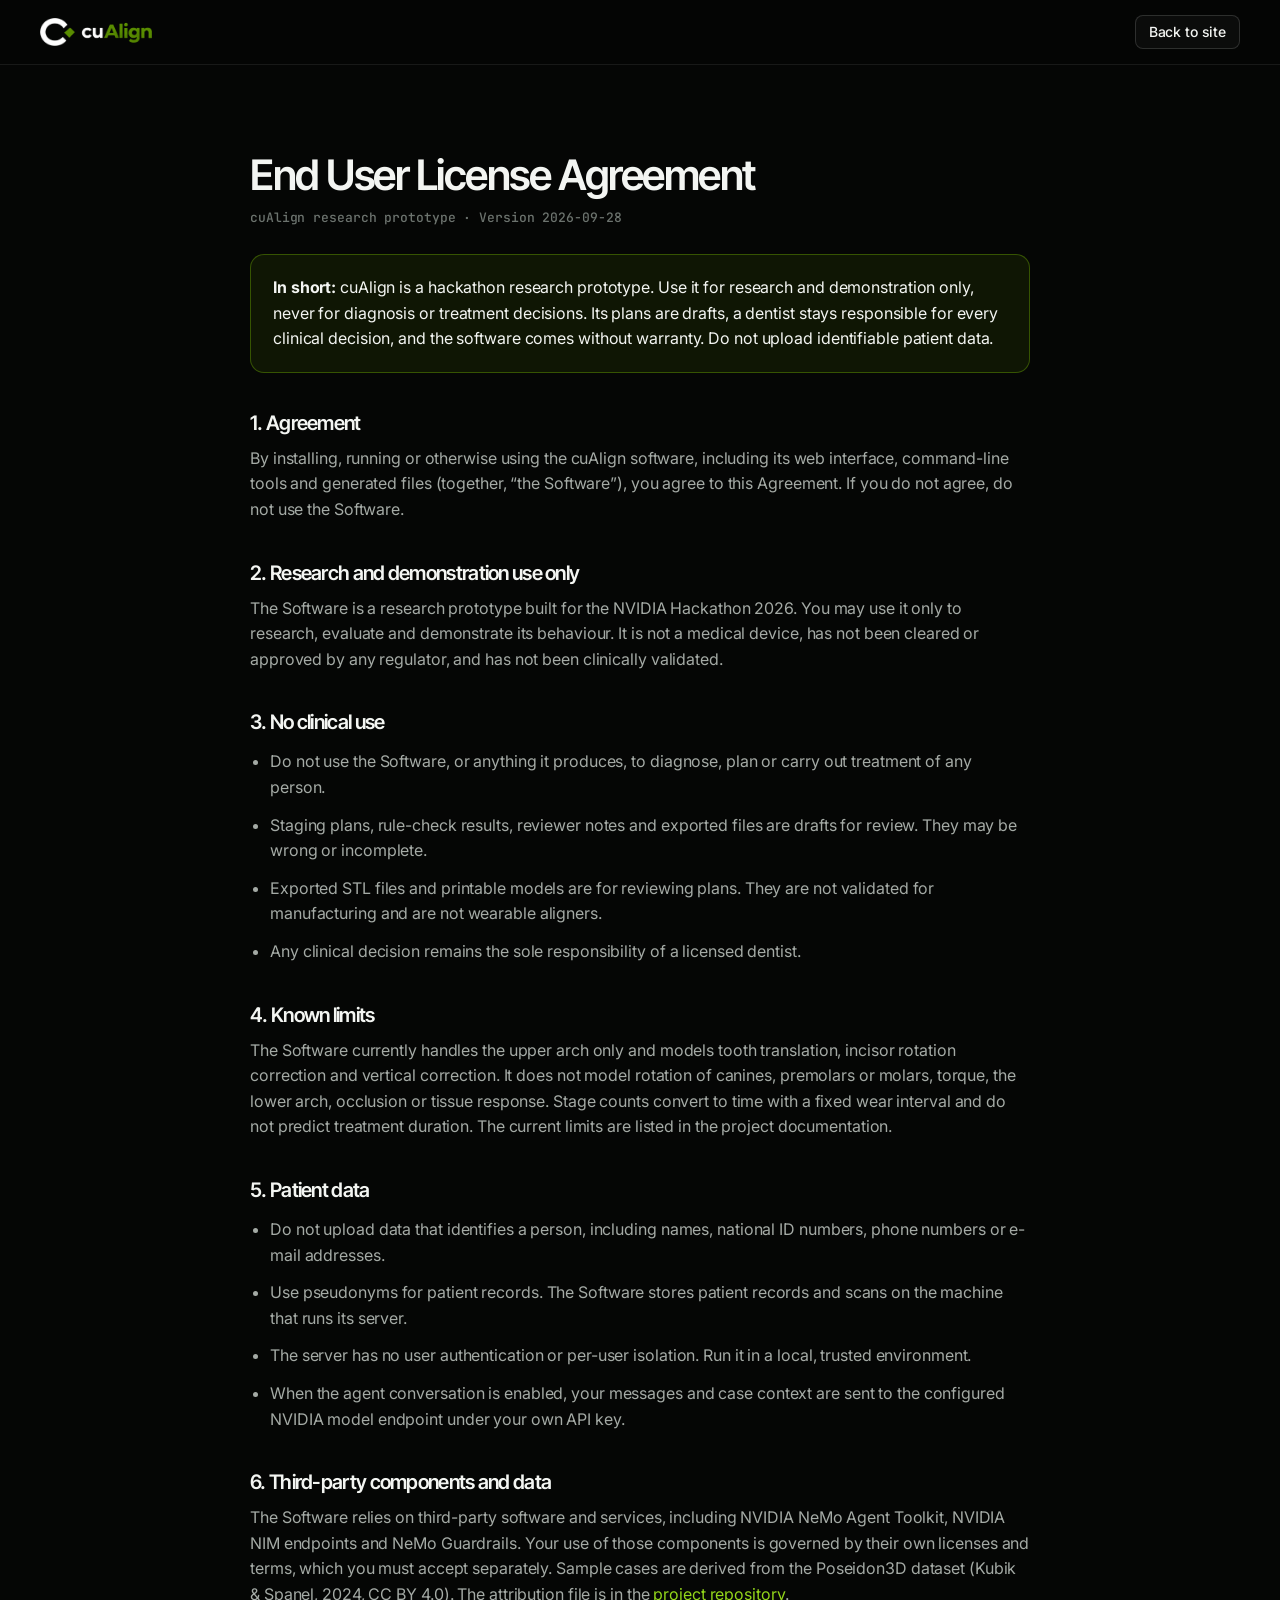
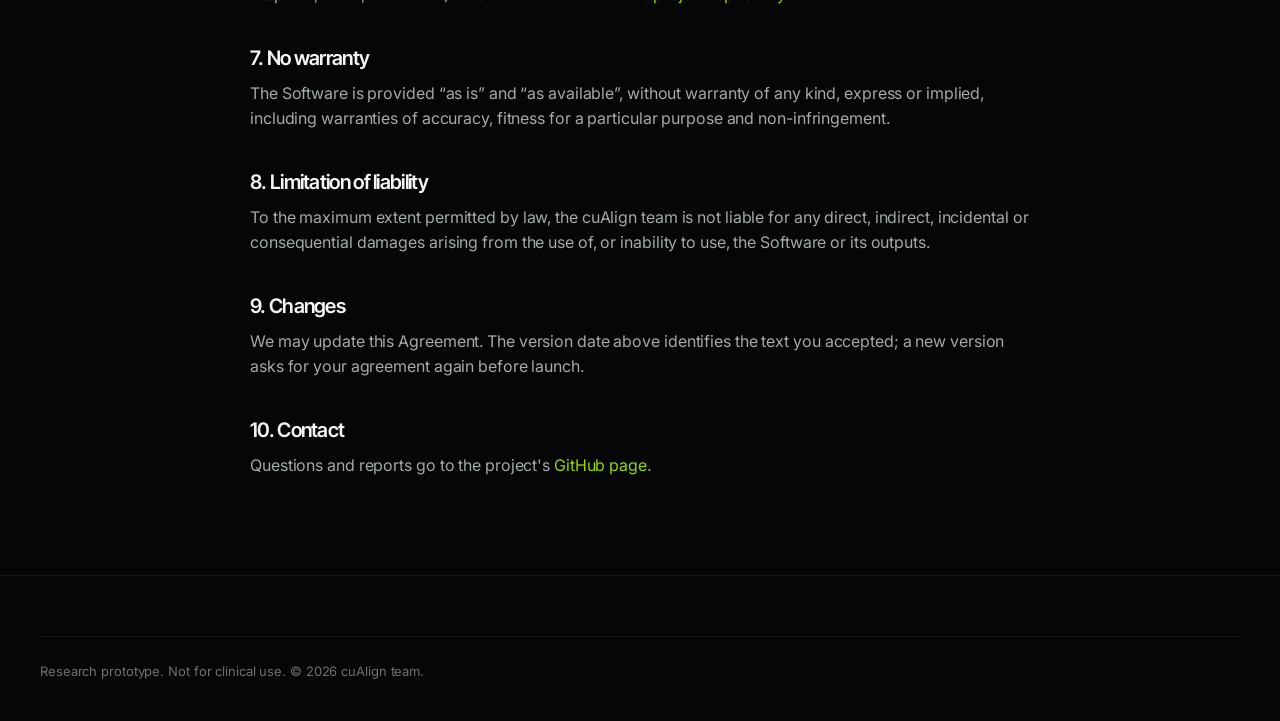
<file: apps/cualign/eula.html>
<!doctype html>
<html lang="en">
<head>
  <meta charset="utf-8">
  <meta name="viewport" content="width=device-width, initial-scale=1, viewport-fit=cover">
  <title>cuAlign · End User License Agreement</title>
  <meta name="description" content="End User License Agreement for the cuAlign research prototype: research and demonstration use only, drafts reviewed by a dentist, no warranty.">
  <link rel="canonical" href="https://cualign.ranode.usercontent.kr/eula">
  <meta name="theme-color" content="#050605">
  <meta name="color-scheme" content="dark">
  <meta property="og:type" content="website">
  <meta property="og:site_name" content="cuAlign">
  <meta property="og:title" content="cuAlign · End User License Agreement">
  <meta property="og:description" content="End User License Agreement for the cuAlign research prototype: research and demonstration use only, drafts reviewed by a dentist, no warranty.">
  <meta property="og:url" content="https://cualign.ranode.usercontent.kr/eula">
  <meta property="og:image" content="https://cualign.ranode.usercontent.kr/assets/og.png">
  <meta property="og:image:width" content="1200">
  <meta property="og:image:height" content="630">
  <meta property="og:image:alt" content="cuAlign logo with the line “Change the plan in a sentence. Every stage follows.” beside a 3D upper arch.">
  <meta name="twitter:card" content="summary_large_image">
  <meta name="twitter:title" content="cuAlign · End User License Agreement">
  <meta name="twitter:description" content="End User License Agreement for the cuAlign research prototype: research and demonstration use only, drafts reviewed by a dentist, no warranty.">
  <meta name="twitter:image" content="https://cualign.ranode.usercontent.kr/assets/og.png">
  <link rel="icon" type="image/svg+xml" href="assets/favicon.svg">
  <link rel="icon" type="image/png" sizes="32x32" href="assets/favicon-32.png">
  <link rel="icon" type="image/png" sizes="64x64" href="assets/favicon.png">
  <link rel="apple-touch-icon" sizes="180x180" href="assets/apple-touch-icon.png">
  <link rel="preconnect" href="https://fonts.googleapis.com">
  <link rel="preconnect" href="https://fonts.gstatic.com" crossorigin>
  <link rel="stylesheet" href="https://fonts.googleapis.com/css2?family=Inter:wght@400;500;600&family=Inter+Tight:wght@500;600&family=JetBrains+Mono:wght@400;500&display=swap">
  <link rel="stylesheet" href="styles.css">
  <style>
    .doc { max-width: 780px; margin: 0 auto; padding: clamp(48px, 8vw, 88px) 0 96px; }
    .doc h1 { font-size: clamp(30px, 4vw, 42px); }
    .doc .meta { margin-top: 12px; color: var(--muted); font: 500 13px var(--mono); }
    .doc .summary { margin-top: 28px; padding: 20px 22px; border: 1px solid var(--accent-line); border-radius: var(--radius); background: var(--accent-soft); color: var(--text); }
    .doc h2 { font-size: 20px; margin-top: 40px; }
    .doc p, .doc li { margin-top: 12px; color: var(--text-2); }
    .doc ul { padding-left: 20px; }
    .doc a { color: var(--accent-hi); }
  </style>
</head>
<body>
  <header class="nav is-scrolled">
    <div class="container nav-inner">
      <a class="brand" href="./" aria-label="cuAlign home"><img src="assets/logo.png" alt="cuAlign" width="133" height="34"></a>
      <div class="nav-actions" style="margin-left:auto">
        <a class="btn btn-ghost btn-sm" href="./">Back to site</a>
      </div>
    </div>
  </header>
  <main class="container">
    <article class="doc">
      <h1>End User License Agreement</h1>
      <p class="meta">cuAlign research prototype · Version 2026-09-28</p>

      <p class="summary"><strong>In short:</strong> cuAlign is a hackathon research prototype. Use it for research and demonstration only, never for diagnosis or treatment decisions. Its plans are drafts, a dentist stays responsible for every clinical decision, and the software comes without warranty. Do not upload identifiable patient data.</p>

      <h2>1. Agreement</h2>
      <p>By installing, running or otherwise using the cuAlign software, including its web interface, command-line tools and generated files (together, “the Software”), you agree to this Agreement. If you do not agree, do not use the Software.</p>

      <h2>2. Research and demonstration use only</h2>
      <p>The Software is a research prototype built for the NVIDIA Hackathon 2026. You may use it only to research, evaluate and demonstrate its behaviour. It is not a medical device, has not been cleared or approved by any regulator, and has not been clinically validated.</p>

      <h2>3. No clinical use</h2>
      <ul>
        <li>Do not use the Software, or anything it produces, to diagnose, plan or carry out treatment of any person.</li>
        <li>Staging plans, rule-check results, reviewer notes and exported files are drafts for review. They may be wrong or incomplete.</li>
        <li>Exported STL files and printable models are for reviewing plans. They are not validated for manufacturing and are not wearable aligners.</li>
        <li>Any clinical decision remains the sole responsibility of a licensed dentist.</li>
      </ul>

      <h2>4. Known limits</h2>
      <p>The Software currently handles the upper arch only and models tooth translation, incisor rotation correction and vertical correction. It does not model rotation of canines, premolars or molars, torque, the lower arch, occlusion or tissue response. Stage counts convert to time with a fixed wear interval and do not predict treatment duration. The current limits are listed in the project documentation.</p>

      <h2>5. Patient data</h2>
      <ul>
        <li>Do not upload data that identifies a person, including names, national ID numbers, phone numbers or e-mail addresses.</li>
        <li>Use pseudonyms for patient records. The Software stores patient records and scans on the machine that runs its server.</li>
        <li>The server has no user authentication or per-user isolation. Run it in a local, trusted environment.</li>
        <li>When the agent conversation is enabled, your messages and case context are sent to the configured NVIDIA model endpoint under your own API key.</li>
      </ul>

      <h2>6. Third-party components and data</h2>
      <p>The Software relies on third-party software and services, including NVIDIA NeMo Agent Toolkit, NVIDIA NIM endpoints and NeMo Guardrails. Your use of those components is governed by their own licenses and terms, which you must accept separately. Sample cases are derived from the Poseidon3D dataset (Kubik &amp; Spanel, 2024, CC BY 4.0). The attribution file is in the <a href="https://github.com/dalsoop/nvidia-hackaton-2026-one/tree/main/apps/cualign-prototype" rel="noopener">project repository</a>.</p>

      <h2>7. No warranty</h2>
      <p>The Software is provided “as is” and “as available”, without warranty of any kind, express or implied, including warranties of accuracy, fitness for a particular purpose and non-infringement.</p>

      <h2>8. Limitation of liability</h2>
      <p>To the maximum extent permitted by law, the cuAlign team is not liable for any direct, indirect, incidental or consequential damages arising from the use of, or inability to use, the Software or its outputs.</p>

      <h2>9. Changes</h2>
      <p>We may update this Agreement. The version date above identifies the text you accepted; a new version asks for your agreement again before launch.</p>

      <h2>10. Contact</h2>
      <p>Questions and reports go to the project's <a href="https://github.com/dalsoop/nvidia-hackaton-2026-one/tree/main/apps/cualign-prototype" rel="noopener">GitHub page</a>.</p>
    </article>
  </main>
  <footer class="footer">
    <div class="container footer-inner">
      <p class="footer-note">Research prototype. Not for clinical use. © 2026 cuAlign team.</p>
    </div>
  </footer>
</body>
</html>
</file>
<file: apps/cualign/styles.css>
/* cuAlign landing, version 2.
   Black canvas, left-aligned tight type and thin dividers; a single accent (#76b900). */

:root {
  --bg: #050605;
  --bg-2: #0a0c0b;
  --surface: #0f1211;
  --surface-2: #151917;
  --line: rgba(255, 255, 255, 0.08);
  --line-strong: rgba(255, 255, 255, 0.14);
  --text: #f3f5f2;
  --text-2: #a4aaa5;
  --muted: #6c736e;
  --accent: #76b900;
  --accent-hi: #93d61a;
  --accent-ink: #0b1200;
  --accent-soft: rgba(118, 185, 0, 0.09);
  --accent-line: rgba(118, 185, 0, 0.38);
  --red: #ff6166;
  --red-soft: rgba(229, 72, 77, 0.12);
  --radius: 14px;
  --radius-sm: 10px;
  --sans: 'Inter', system-ui, -apple-system, 'Segoe UI', sans-serif;
  --display: 'Inter Tight', 'Inter', system-ui, sans-serif;
  --mono: 'JetBrains Mono', ui-monospace, 'SF Mono', Menlo, monospace;
  --container: 1200px;
  --gutter: clamp(16px, 4vw, 40px);
  --ease: cubic-bezier(.2, .7, .2, 1);
  color-scheme: dark;
}

*, *::before, *::after { box-sizing: border-box; }
html { -webkit-text-size-adjust: 100%; scroll-behavior: smooth; scroll-padding-top: 72px; }
body {
  margin: 0; background: var(--bg); color: var(--text);
  font: 400 16px/1.6 var(--sans); letter-spacing: -0.006em;
  -webkit-font-smoothing: antialiased; -moz-osx-font-smoothing: grayscale;
  overflow-x: clip;
}
img, svg, canvas { display: block; max-width: 100%; }
img { height: auto; }
a { color: inherit; text-decoration: none; }
button { font: inherit; color: inherit; }
h1, h2, h3 { margin: 0; font-family: var(--display); font-weight: 600; letter-spacing: -0.035em; line-height: 1.05; text-wrap: balance; }
p { margin: 0; }
code { font: 500 0.88em var(--mono); color: var(--text); }
:focus-visible { outline: 2px solid var(--accent-hi); outline-offset: 3px; border-radius: 6px; }

.container { width: 100%; max-width: calc(var(--container) + var(--gutter) * 2); margin: 0 auto; padding: 0 var(--gutter); }
[hidden] { display: none !important; }
.sr-only { position: absolute; width: 1px; height: 1px; overflow: hidden; clip: rect(0 0 0 0); white-space: nowrap; }
.skip { position: absolute; left: -999px; top: 8px; z-index: 100; background: var(--accent); color: var(--accent-ink); padding: 8px 14px; border-radius: 8px; }
.skip:focus { left: 8px; }
.dim { color: var(--muted); }

/* Buttons */
.btn {
  display: inline-flex; align-items: center; justify-content: center; gap: 8px;
  height: 44px; padding: 0 18px; border-radius: 10px; border: 1px solid transparent;
  font: 500 15px/1 var(--sans); letter-spacing: -0.01em; cursor: pointer; white-space: nowrap;
  transition: background .2s, border-color .2s, box-shadow .2s;
}
.btn-sm { height: 34px; padding: 0 13px; font-size: 14px; border-radius: 8px; }
.btn-primary { background: var(--accent); color: var(--accent-ink); box-shadow: 0 0 0 1px rgba(147, 214, 26, .5) inset, 0 8px 30px -8px rgba(118, 185, 0, .55); }
.btn-primary:hover { background: var(--accent-hi); }
.btn-primary:disabled { opacity: .4; cursor: not-allowed; transform: none; box-shadow: none; }
.btn-ghost { background: rgba(255, 255, 255, .03); border-color: var(--line-strong); color: var(--text); }
.btn-ghost:hover { background: rgba(255, 255, 255, .07); border-color: rgba(255, 255, 255, .24); }

/* Access note next to the launch buttons */
.access-note { display: inline-flex; align-items: center; gap: 6px; font: 500 11.5px var(--mono); color: var(--muted); white-space: nowrap; }
.access-note svg { width: 13px; height: 13px; fill: none; stroke: currentColor; stroke-width: 1.4; stroke-linecap: round; }
.hero-access { margin-top: 12px; white-space: normal; }

/* Nav */
.nav { position: sticky; top: 0; z-index: 50; border-bottom: 1px solid transparent; transition: background .3s, border-color .3s; }
.nav.is-scrolled { background: rgba(5, 6, 5, .72); border-color: var(--line); backdrop-filter: saturate(160%) blur(14px); -webkit-backdrop-filter: saturate(160%) blur(14px); }
.nav-inner { display: flex; align-items: center; gap: 28px; height: 64px; }
.brand img { width: 112px; height: auto; }
.nav-links { display: flex; gap: 26px; margin-right: auto; }
.nav-links a { font-size: 14px; color: var(--text-2); white-space: nowrap; transition: color .2s; }
.brand { flex: none; }
@media (max-width: 1200px) { .nav-access, .nav-gh { display: none; } }
.nav-links a:hover { color: var(--text); }
.nav-actions { display: flex; align-items: center; gap: 10px; }
.nav-toggle { display: none; width: 36px; height: 36px; border: 1px solid var(--line-strong); border-radius: 8px; background: transparent; cursor: pointer; position: relative; }
.nav-toggle span[aria-hidden]::before, .nav-toggle span[aria-hidden]::after { content: ''; position: absolute; left: 10px; right: 10px; height: 1.5px; background: var(--text); transition: transform .2s; }
.nav-toggle span[aria-hidden]::before { top: 14px; }
.nav-toggle span[aria-hidden]::after { top: 20px; }
.nav-toggle[aria-expanded="true"] span[aria-hidden]::before { transform: translateY(3px) rotate(45deg); }
.nav-toggle[aria-expanded="true"] span[aria-hidden]::after { transform: translateY(-3px) rotate(-45deg); }
.mobile-menu { display: grid; padding: 8px var(--gutter) 20px; background: rgba(5, 6, 5, .96); border-bottom: 1px solid var(--line); }
.mobile-menu a { padding: 12px 0; border-bottom: 1px solid var(--line); color: var(--text-2); }

/* Hero */
.hero { position: relative; padding: clamp(40px, 7vw, 104px) 0 clamp(28px, 4vw, 40px); overflow: clip; }
.hero-grid-bg {
  position: absolute; inset: -64px 0 0; pointer-events: none;
  background-image: linear-gradient(var(--line) 1px, transparent 1px), linear-gradient(90deg, var(--line) 1px, transparent 1px);
  background-size: 64px 64px; opacity: .45;
  mask-image: radial-gradient(ellipse 70% 60% at 70% 38%, #000 10%, transparent 70%);
  -webkit-mask-image: radial-gradient(ellipse 70% 60% at 70% 38%, #000 10%, transparent 70%);
}
.hero-inner { position: relative; display: grid; grid-template-columns: minmax(0, 1.12fr) minmax(0, 1fr); gap: clamp(24px, 4vw, 56px); align-items: center; }
.hero-copy { position: relative; z-index: 2; }
.hero h1 { margin-top: 0; font-size: clamp(42px, 5vw, 72px); line-height: .98; letter-spacing: -0.045em; }
.lead { margin-top: 24px; max-width: 460px; font-size: clamp(17px, 1.5vw, 20px); line-height: 1.5; color: var(--text-2); }

/* Prompt field motif */
.prompt {
  margin-top: 32px; max-width: 540px; display: flex; align-items: center; gap: 12px;
  padding: 8px 8px 8px 16px; border-radius: 14px;
  background: linear-gradient(var(--surface), var(--surface)) padding-box,
              linear-gradient(120deg, rgba(118, 185, 0, .55), rgba(255, 255, 255, .1) 40%, rgba(255, 255, 255, .06) 70%, rgba(118, 185, 0, .35)) border-box;
  border: 1px solid transparent;
  box-shadow: 0 20px 60px -24px rgba(118, 185, 0, .35), 0 1px 0 rgba(255, 255, 255, .05) inset;
  transition: box-shadow .25s;
}
.prompt:hover { box-shadow: 0 26px 70px -22px rgba(118, 185, 0, .5), 0 1px 0 rgba(255, 255, 255, .05) inset; }
.prompt-label { flex: none; font: 500 11px/1 var(--mono); text-transform: uppercase; letter-spacing: .08em; color: var(--accent-hi); padding: 6px 8px; border-radius: 6px; background: var(--accent-soft); }
.prompt-text { flex: 1; min-width: 0; font: 400 14.5px/1.4 var(--mono); color: var(--text); white-space: nowrap; overflow: hidden; text-overflow: ellipsis; }
.caret { display: inline-block; width: 8px; height: 1.1em; margin-left: 2px; vertical-align: -3px; background: var(--accent); animation: blink 1.1s steps(1) infinite; }
@keyframes blink { 50% { opacity: 0; } }
.prompt-send { flex: none; display: grid; place-items: center; width: 36px; height: 36px; border-radius: 9px; background: var(--accent); }
.prompt-send svg { width: 18px; height: 18px; fill: none; stroke: var(--accent-ink); stroke-width: 2; stroke-linecap: round; stroke-linejoin: round; }

.hero-actions { margin-top: 28px; display: flex; flex-wrap: wrap; gap: 12px; }

.hero-visual { position: relative; }
.hero-glow {
  position: absolute; inset: -18% -22% -10%; pointer-events: none; z-index: 0;
  background:
    radial-gradient(closest-side at 50% 55%, rgba(118, 185, 0, .42), rgba(118, 185, 0, .12) 45%, transparent 72%),
    conic-gradient(from 200deg at 50% 55%, transparent 0deg, rgba(147, 214, 26, .16) 40deg, transparent 90deg, transparent 180deg, rgba(118, 185, 0, .12) 230deg, transparent 290deg);
  filter: blur(36px);
  animation: breathe 8s ease-in-out infinite;
}
@keyframes breathe { 0%, 100% { opacity: .85; transform: scale(1); } 50% { opacity: 1; transform: scale(1.05); } }
.hero-stage { position: relative; z-index: 1; aspect-ratio: 1 / 0.9; }
.hero-canvas { position: absolute; inset: 0; width: 100%; height: 100%; }
.hero-canvas { opacity: 0; transition: opacity .2s linear; cursor: grab; touch-action: pan-y; }
.hero-canvas.is-dragging { cursor: grabbing; }
.hero-stage.is-live .hero-canvas { opacity: 1; }


/* Status strip under the hero */

/* Sections */
.section { position: relative; padding: clamp(80px, 11vw, 144px) 0; border-top: 1px solid var(--line); }
.split-head { display: grid; grid-template-columns: minmax(0, 1.6fr) minmax(0, 1fr); column-gap: clamp(32px, 6vw, 96px); row-gap: 22px; align-items: end; margin-bottom: clamp(48px, 7vw, 80px); }
.split-head h2, .scrub h2, .limits h2, .faq h2, .cta h2 { font-size: clamp(34px, 4.2vw, 56px); line-height: 1.02; }
.split-copy { display: grid; gap: 14px; color: var(--text-2); font-size: 16.5px; max-width: 480px; }

/* Problem */
.problem-grid { display: grid; grid-template-columns: repeat(3, 1fr); border-top: 1px solid var(--line); border-bottom: 1px solid var(--line); }
.pcell { padding: 36px 32px 40px; border-left: 1px solid var(--line); }
.pcell:first-child { border-left: 0; padding-left: 0; }
.pcell-art { width: 120px; height: 80px; margin-bottom: 28px; }
.pcell-art g { fill: none; stroke: var(--text-2); stroke-width: 1.2; stroke-linecap: round; stroke-linejoin: round; }
.pcell-art .soft { stroke: rgba(164, 170, 165, .55); }
.pcell-art .soft2 { stroke: rgba(164, 170, 165, .3); }
.pcell-art .soft3 { stroke: var(--accent); }
.pcell-art .fill { fill: var(--accent); stroke: none; }
.pcell:nth-child(1) .pcell-art path:first-child { stroke: var(--accent); }
.pcell:nth-child(3) .pcell-art path:first-child { stroke: var(--accent); }
.pcell h3, .step h3, .gcell h3 { font-size: 18px; letter-spacing: -0.02em; line-height: 1.25; }
.pcell p, .step p, .gcell p { margin-top: 10px; font-size: 15px; color: var(--text-2); }
.field-note { display: grid; grid-template-columns: minmax(0, 200px) minmax(0, 1fr); gap: 24px; margin-top: clamp(40px, 6vw, 64px); }
.field-label { font: 500 12.5px/1.8 var(--mono); color: var(--muted); }
.field-quote { position: relative; padding-left: 24px; font: 500 clamp(20px, 2.3vw, 28px)/1.35 var(--display); letter-spacing: -0.025em; color: var(--text); max-width: 860px; }
.field-quote::before { content: ''; position: absolute; left: 0; top: 6px; bottom: 6px; width: 2px; border-radius: 2px; background: var(--accent); box-shadow: 0 0 16px rgba(118, 185, 0, .7); }

/* Solution steps */
.steps { list-style: none; margin: 0; padding: 0; display: grid; grid-template-columns: repeat(4, 1fr); gap: 0; position: relative; }
.step { position: relative; padding: 28px 24px 8px 0; border-top: 1px solid var(--line-strong); }
.steps { margin-bottom: 40px; }
.step { transition: opacity .4s; }
.step::before { content: ''; position: absolute; top: -1px; left: 0; width: 0; height: 1px; background: var(--accent); box-shadow: 0 0 12px var(--accent); transition: width .6s var(--ease); }
.step.is-done::before { width: calc(100% - 24px); box-shadow: none; opacity: .5; }
.step.is-active::before { width: calc(100% - 24px); }
.step h3 { transition: color .3s; }
.js .steps .step:not(.is-active):not(.is-done) h3 { color: var(--text-2); }
.step.is-active .step-num::after { content: ' ●'; color: var(--accent); }
.who-tag { display: inline-block; margin-top: 14px; padding: 3px 8px; border-radius: 6px; border: 1px solid var(--line-strong); font: 500 11px var(--mono); color: var(--text-2); }
.who-tag.who-you { border-color: var(--accent-line); color: var(--accent-hi); background: var(--accent-soft); }
.step-num { display: block; margin-bottom: 14px; font: 500 12.5px var(--mono); color: var(--accent-hi); }

/* Agent demo */
.section-agent { overflow: clip; }
.demo { position: relative; }
.demo-backdrop {
  position: absolute; inset: -40px -3vw -30px; border-radius: 28px; pointer-events: none;
  background:
    radial-gradient(60% 70% at 18% 20%, rgba(118, 185, 0, .30), transparent 60%),
    radial-gradient(50% 60% at 85% 80%, rgba(40, 110, 90, .35), transparent 65%),
    radial-gradient(40% 40% at 70% 10%, rgba(147, 214, 26, .12), transparent 70%),
    linear-gradient(160deg, #0d140a, #070907 60%);
  border: 1px solid var(--line);
}
.demo-window { position: relative; border-radius: 16px; overflow: hidden; background: rgba(12, 14, 13, .88); border: 1px solid var(--line-strong); box-shadow: 0 50px 120px -30px rgba(0, 0, 0, .8), 0 0 0 1px rgba(255, 255, 255, .02) inset; backdrop-filter: blur(12px); -webkit-backdrop-filter: blur(12px); }
.demo-bar { display: flex; align-items: center; gap: 14px; height: 46px; padding: 0 12px 0 16px; border-bottom: 1px solid var(--line); background: rgba(255, 255, 255, .02); }
.lights { display: flex; gap: 7px; }
.lights i { width: 11px; height: 11px; border-radius: 50%; background: rgba(255, 255, 255, .14); }
.demo-title { font: 500 12.5px var(--mono); color: var(--text-2); margin-right: auto; }
.demo-replay { display: inline-flex; align-items: center; gap: 7px; height: 30px; padding: 0 11px; border-radius: 7px; border: 1px solid var(--line-strong); background: rgba(255, 255, 255, .03); font-size: 13px; cursor: pointer; transition: background .2s; }
.demo-replay:hover { background: rgba(255, 255, 255, .08); }
.demo-replay svg { width: 15px; height: 15px; fill: none; stroke: currentColor; stroke-width: 1.7; stroke-linecap: round; stroke-linejoin: round; }
.demo.is-playing .demo-replay svg { animation: spin 1.4s linear infinite; }
@keyframes spin { to { transform: rotate(360deg); } }
.demo-body { display: grid; grid-template-columns: minmax(0, 380px) minmax(0, 1fr); min-height: 540px; }

.chat { list-style: none; margin: 0; padding: 20px; display: flex; flex-direction: column; gap: 12px; border-right: 1px solid var(--line); background: rgba(0, 0, 0, .18); }
.msg { padding: 12px 14px; border-radius: 12px; border: 1px solid var(--line); background: var(--surface); font-size: 14px; line-height: 1.5; color: var(--text-2); cursor: default; transition: opacity .45s var(--ease), transform .45s var(--ease), border-color .3s; }
.msg.is-shown { cursor: pointer; }
.msg p + p, .msg p + ul, .msg ul + p { margin-top: 8px; }
.who { display: block; margin-bottom: 4px; font: 500 11.5px var(--mono); color: var(--muted); }
.msg-user { align-self: flex-end; max-width: 88%; background: var(--surface-2); border-color: var(--line-strong); }
.msg-user p { color: var(--text); font-family: var(--mono); font-size: 13.5px; }
.msg-user.is-typing p::after { content: ''; display: inline-block; width: 7px; height: 1em; margin-left: 2px; vertical-align: -2px; background: var(--accent); animation: blink 1s steps(1) infinite; }
.msg-warn { border-color: rgba(229, 72, 77, .35); background: linear-gradient(var(--red-soft), var(--red-soft)), var(--surface); }
.msg-ok { border-color: var(--accent-line); background: linear-gradient(var(--accent-soft), var(--accent-soft)), var(--surface); }
.bad { color: var(--red); font-weight: 600; }
.good { color: var(--accent-hi); font-weight: 600; }
.muted { color: var(--muted); font-size: 13px; }
.chip { display: inline-block; padding: 1px 7px; margin: 2px 0; border-radius: 6px; border: 1px solid var(--line-strong); font: 500 11.5px/1.6 var(--mono); color: var(--text); }
.chip-new { border-color: var(--accent-line); color: var(--accent-hi); }

/* Messages wait for the replay only when scripting runs. */
.js .demo .msg:not(.is-shown) { opacity: 0; transform: translateY(8px); visibility: hidden; }

.demo-media { position: relative; padding: 20px; display: grid; }
.demo-media figure { grid-area: 1 / 1; margin: 0; display: grid; align-content: center; gap: 12px; opacity: 0; transform: scale(.985); transition: opacity .5s var(--ease), transform .6s var(--ease); pointer-events: none; }
.demo-media figure.is-active { opacity: 1; transform: none; }
.demo-media img { width: 100%; max-height: 480px; object-fit: contain; border-radius: 10px; border: 1px solid var(--line); background: #0b0d0c; }
.demo-media figcaption { font-size: 13px; color: var(--text-2); }
.demo-note { position: relative; margin-top: 44px; font-size: 13px; color: var(--muted); max-width: 720px; }

/* Review scrubber */
.scrub { display: grid; grid-template-columns: minmax(0, 1fr) minmax(0, 1fr); gap: clamp(32px, 6vw, 88px); align-items: center; }
.scrub h2 { margin-top: 0; }
.scrub-copy > p { margin-top: 20px; color: var(--text-2); font-size: 16.5px; max-width: 480px; }
.scrub-control { margin-top: 32px; max-width: 440px; }
/* Scrubber: play/pause + track */
.scrub-row { display: flex; align-items: flex-start; gap: 14px; }
.scrub-track { flex: 1; min-width: 0; }
.scrub-play { flex: none; display: grid; place-items: center; width: 32px; height: 32px; margin-top: -4px; border-radius: 8px; border: 1px solid var(--line-strong); background: rgba(255, 255, 255, .03); cursor: pointer; transition: background .2s; }
.scrub-play:hover { background: rgba(255, 255, 255, .08); }
.scrub-play svg { width: 14px; height: 14px; fill: none; stroke: var(--text); stroke-width: 1.8; stroke-linecap: round; stroke-linejoin: round; }
.scrub-play .i-play { display: none; fill: var(--text); stroke: none; }
.scrub-play.is-paused .i-play { display: block; }
.scrub-play.is-paused .i-pause { display: none; }
.scrub-media img { transition-duration: .25s; }

/* Scrubber ends */
.scrub-ends { display: flex; justify-content: space-between; margin-top: 4px; font-size: 13px; color: var(--text-2); }
input[type="range"] { width: 100%; accent-color: var(--accent); height: 24px; cursor: pointer; }
.scrub-media { position: relative; display: grid; aspect-ratio: 1000 / 830; }
.scrub-glow { position: absolute; inset: 10%; border-radius: 50%; background: radial-gradient(closest-side, rgba(118, 185, 0, .22), transparent); filter: blur(30px); }
.scrub-media img { position: relative; grid-area: 1 / 1; width: 100%; height: 100%; object-fit: contain; opacity: 0; transition: opacity .4s; }
.scrub-media img.is-active { opacity: 1; }

/* Line grids (NVIDIA, Safety) */
.grid-lines { display: grid; border-top: 1px solid var(--line); }
.grid-3 { grid-template-columns: repeat(3, 1fr); }
.grid-4 { grid-template-columns: repeat(4, 1fr); }
.gcell { position: relative; padding: 32px 28px 36px; border-bottom: 1px solid var(--line); border-left: 1px solid var(--line); transition: background .3s; }
.grid-3 .gcell:nth-child(3n + 1), .grid-4 .gcell:nth-child(4n + 1) { border-left: 0; }
.gcell:hover { background: linear-gradient(180deg, rgba(118, 185, 0, .05), transparent 70%); }
.gcell h3 { margin-top: 18px; }
.tag { display: inline-flex; align-items: center; gap: 6px; font: 500 11.5px/1 var(--mono); padding: 5px 8px; border-radius: 6px; border: 1px solid var(--line-strong); color: var(--text-2); }
.tag::before { content: ''; width: 6px; height: 6px; border-radius: 50%; background: var(--muted); }
.tag-live { color: var(--accent-hi); border-color: var(--accent-line); }
.tag-live::before { background: var(--accent); box-shadow: 0 0 8px var(--accent); }
.gicon { width: 26px; height: 26px; fill: none; stroke: var(--accent-hi); stroke-width: 1.5; stroke-linecap: round; stroke-linejoin: round; }

.footnote { margin-top: 24px; font-size: 13.5px; color: var(--muted); max-width: 820px; }
.footnote a { color: var(--text-2); text-decoration: underline; text-underline-offset: 3px; }
.footnote code { font-size: 12.5px; color: var(--text-2); }
.gnum { font: 500 11.5px var(--mono); color: var(--accent-hi); text-transform: uppercase; letter-spacing: .08em; }
.gnum + h3 { margin-top: 14px; }

/* Compatibility */
.io { display: grid; grid-template-columns: minmax(0, 1fr) 64px minmax(0, 1fr); align-items: center; }
.io-card { padding: 28px; border: 1px solid var(--line-strong); border-radius: var(--radius); background: var(--surface); }
.io-out { border-color: var(--accent-line); background: linear-gradient(160deg, rgba(118, 185, 0, .08), transparent 60%), var(--surface); }
.io-label { font: 500 11.5px var(--mono); text-transform: uppercase; letter-spacing: .08em; color: var(--muted); }
.io-card h3 { margin-top: 12px; font-size: 20px; letter-spacing: -0.02em; }
.io-card p:last-child { margin-top: 8px; font-size: 15px; color: var(--text-2); }
.io-arrow svg { width: 40px; margin: 0 auto; fill: none; stroke: var(--accent); stroke-width: 1.6; stroke-linecap: round; stroke-linejoin: round; }

/* Team */
.section-tight { padding: clamp(64px, 8vw, 104px) 0; }
.team-grid { display: grid; grid-template-columns: repeat(2, minmax(0, 1fr)); gap: 24px clamp(32px, 6vw, 96px); margin-top: 28px; }
.team-title { font-size: clamp(28px, 3.4vw, 40px); }
.team-grid h3 { font-size: 22px; letter-spacing: -0.02em; }
.team-grid p { margin-top: 10px; color: var(--text-2); font-size: 15.5px; max-width: 480px; }

/* Limits & FAQ */
.limits, .faq { display: grid; grid-template-columns: minmax(0, 1fr) minmax(0, 1.4fr); gap: clamp(32px, 6vw, 96px); align-items: start; }
.limits h2, .faq h2 { margin-top: 0; }
.limit-list { list-style: none; margin: 0; padding: 0; border-top: 1px solid var(--line); }
.limit-list li { padding: 18px 0; border-bottom: 1px solid var(--line); color: var(--text-2); font-size: 15px; }
.limit-list strong { color: var(--text); font-weight: 600; }
.faq-list { border-top: 1px solid var(--line); }
.faq-list details { border-bottom: 1px solid var(--line); }
.faq-list summary { display: flex; justify-content: space-between; align-items: center; gap: 16px; padding: 20px 0; cursor: pointer; list-style: none; font: 500 17px var(--display); letter-spacing: -0.015em; }
.faq-list summary::-webkit-details-marker { display: none; }
.faq-list summary::after { content: '+'; flex: none; font: 400 22px/1 var(--sans); color: var(--muted); transition: transform .25s var(--ease), color .2s; }
.faq-list details[open] summary::after { transform: rotate(45deg); color: var(--accent-hi); }
.faq-list details p a { color: var(--accent-hi); }
.faq-list details p { padding: 0 0 22px; color: var(--text-2); font-size: 15px; max-width: 640px; }

/* CTA */
.cta-section { position: relative; padding: clamp(96px, 13vw, 176px) 0; border-top: 1px solid var(--line); overflow: clip; text-align: center; }
.cta-glow { position: absolute; left: 50%; top: 58%; width: min(900px, 120vw); aspect-ratio: 2 / 1; transform: translate(-50%, -50%); background: radial-gradient(closest-side, rgba(118, 185, 0, .3), rgba(118, 185, 0, .06) 55%, transparent); filter: blur(30px); pointer-events: none; }
.cta { position: relative; }
.cta p { margin: 22px auto 0; max-width: 460px; color: var(--text-2); font-size: 17px; }
.cta .hero-actions { justify-content: center; margin-top: 32px; }

/* Footer */
.footer { border-top: 1px solid var(--line); padding: 48px 0 40px; }
.footer-inner { display: grid; grid-template-columns: 1fr auto; gap: 24px 40px; align-items: start; }
.footer-inner p { margin-top: 12px; font-size: 14px; color: var(--muted); }
.footer nav { display: flex; flex-wrap: wrap; gap: 12px 28px; }
.footer nav a { font-size: 14px; color: var(--text-2); }
.footer nav a:hover { color: var(--text); }
.footer-note { grid-column: 1 / -1; padding-top: 24px; border-top: 1px solid var(--line); font-size: 13px !important; }

/* Consent dialog */
.consent { width: min(560px, calc(100vw - 32px)); max-height: calc(100dvh - 32px); padding: 0; border: 1px solid var(--line-strong); border-radius: 18px; background: var(--surface); color: var(--text); box-shadow: 0 40px 120px rgba(0, 0, 0, .7), 0 0 80px -20px rgba(118, 185, 0, .25); }
.consent::backdrop { background: rgba(0, 0, 0, .6); backdrop-filter: blur(4px); }
.consent[open] { animation: pop .2s ease; }
@keyframes pop { from { opacity: 0; transform: translateY(8px) scale(.98); } }
.consent-inner { padding: 28px; display: grid; gap: 14px; }
.consent h2 { font-size: 24px; }
.consent p, .consent li { color: var(--text-2); font-size: 15px; }
.consent a { color: var(--accent-hi); }
.consent ul { margin: 0; padding-left: 20px; display: grid; gap: 6px; }
.check { display: flex; gap: 12px; align-items: flex-start; padding: 12px 14px; border: 1px solid var(--line); border-radius: var(--radius-sm); cursor: pointer; font-size: 15px; }
.check:has(input:checked) { border-color: var(--accent-line); background: var(--accent-soft); }
.check input { margin-top: 3px; width: 18px; height: 18px; accent-color: var(--accent); flex-shrink: 0; }
.consent-dest { font-size: 13px !important; color: var(--muted) !important; }
.consent-actions { display: flex; justify-content: flex-end; gap: 10px; flex-wrap: wrap; }

/* Reveal */
.js .reveal { opacity: 0; transform: translateY(14px); transition: opacity .8s var(--ease), transform .8s var(--ease); }
.js .reveal.is-visible { opacity: 1; transform: none; }
.problem-grid .pcell:nth-child(2), .grid-lines .gcell:nth-child(2) { transition-delay: .06s; }
.problem-grid .pcell:nth-child(3), .grid-lines .gcell:nth-child(3) { transition-delay: .12s; }
.grid-lines .gcell:nth-child(4) { transition-delay: .18s; }

/* Responsive */
@media (max-width: 1100px) {
  .nav-links { gap: 18px; }
  .grid-4 { grid-template-columns: repeat(2, 1fr); }
  .grid-4 .gcell:nth-child(4n + 1) { border-left: 1px solid var(--line); }
  .grid-4 .gcell:nth-child(2n + 1) { border-left: 0; }
  .demo-body { grid-template-columns: minmax(0, 360px) minmax(0, 1fr); }
}
@media (max-width: 900px) {
  .nav-links, .nav-gh, .nav-demo, .nav-access { display: none; }
  .nav-toggle { display: inline-block; }
  .nav-inner { justify-content: space-between; }
  .hero-inner { grid-template-columns: minmax(0, 1fr); }
  .hero-visual { max-width: 560px; width: 100%; margin: 0 auto; }
  .split-head { grid-template-columns: minmax(0, 1fr); }
  .problem-grid { grid-template-columns: 1fr; }
  .pcell { border-left: 0; padding: 28px 0 32px; border-top: 1px solid var(--line); }
  .pcell:first-child { border-top: 0; }
  .field-note { grid-template-columns: 1fr; gap: 12px; }
  .steps { grid-template-columns: repeat(2, 1fr); }
  .demo-body { grid-template-columns: 1fr; min-height: 0; }
  .chat { border-right: 0; border-bottom: 1px solid var(--line); }
  .demo-media { min-height: 0; }
  .demo-media img { max-height: 360px; }
  .scrub, .limits, .faq { grid-template-columns: minmax(0, 1fr); }
  .grid-3 { grid-template-columns: repeat(2, 1fr); }
  .grid-3 .gcell:nth-child(3n + 1) { border-left: 1px solid var(--line); }
  .grid-3 .gcell:nth-child(2n + 1) { border-left: 0; }
  .footer-inner { grid-template-columns: 1fr; }
  .io { grid-template-columns: minmax(0, 1fr); gap: 12px; }
  .io-arrow svg { transform: rotate(90deg); width: 28px; }
  .team-grid { grid-template-columns: minmax(0, 1fr); }
}
@media (max-width: 600px) {
  .nav-actions .btn-primary { display: none; }
  .hero h1 { font-size: clamp(40px, 12vw, 56px); }
      .grid-3, .grid-4 { grid-template-columns: 1fr; }
  .gcell, .grid-3 .gcell:nth-child(n), .grid-4 .gcell:nth-child(n) { border-left: 0; padding: 28px 0 30px; }
  .steps { grid-template-columns: repeat(2, 1fr); column-gap: 16px; row-gap: 4px; }
  .step { padding: 18px 0 10px; }
  .step-num { margin-bottom: 8px; }
  .step p { font-size: 13.5px; margin-top: 4px; }
  .prompt-text { font-size: 13px; }
  .demo-backdrop { inset: -20px -8px; border-radius: 20px; }
  .chat { padding: 14px; }
  .demo-media { padding: 14px; }
  .prompt-label { display: none; }
  .btn { height: 46px; }
  .hero-actions .btn { flex: 1 1 auto; }
}

  
@media (prefers-reduced-motion: reduce) {
  html { scroll-behavior: auto; }
  *, *::before, *::after { animation-duration: .001ms !important; animation-iteration-count: 1 !important; transition-duration: .001ms !important; }
  .js .reveal { opacity: 1; transform: none; }
  .caret { display: none; }
}
</file>
